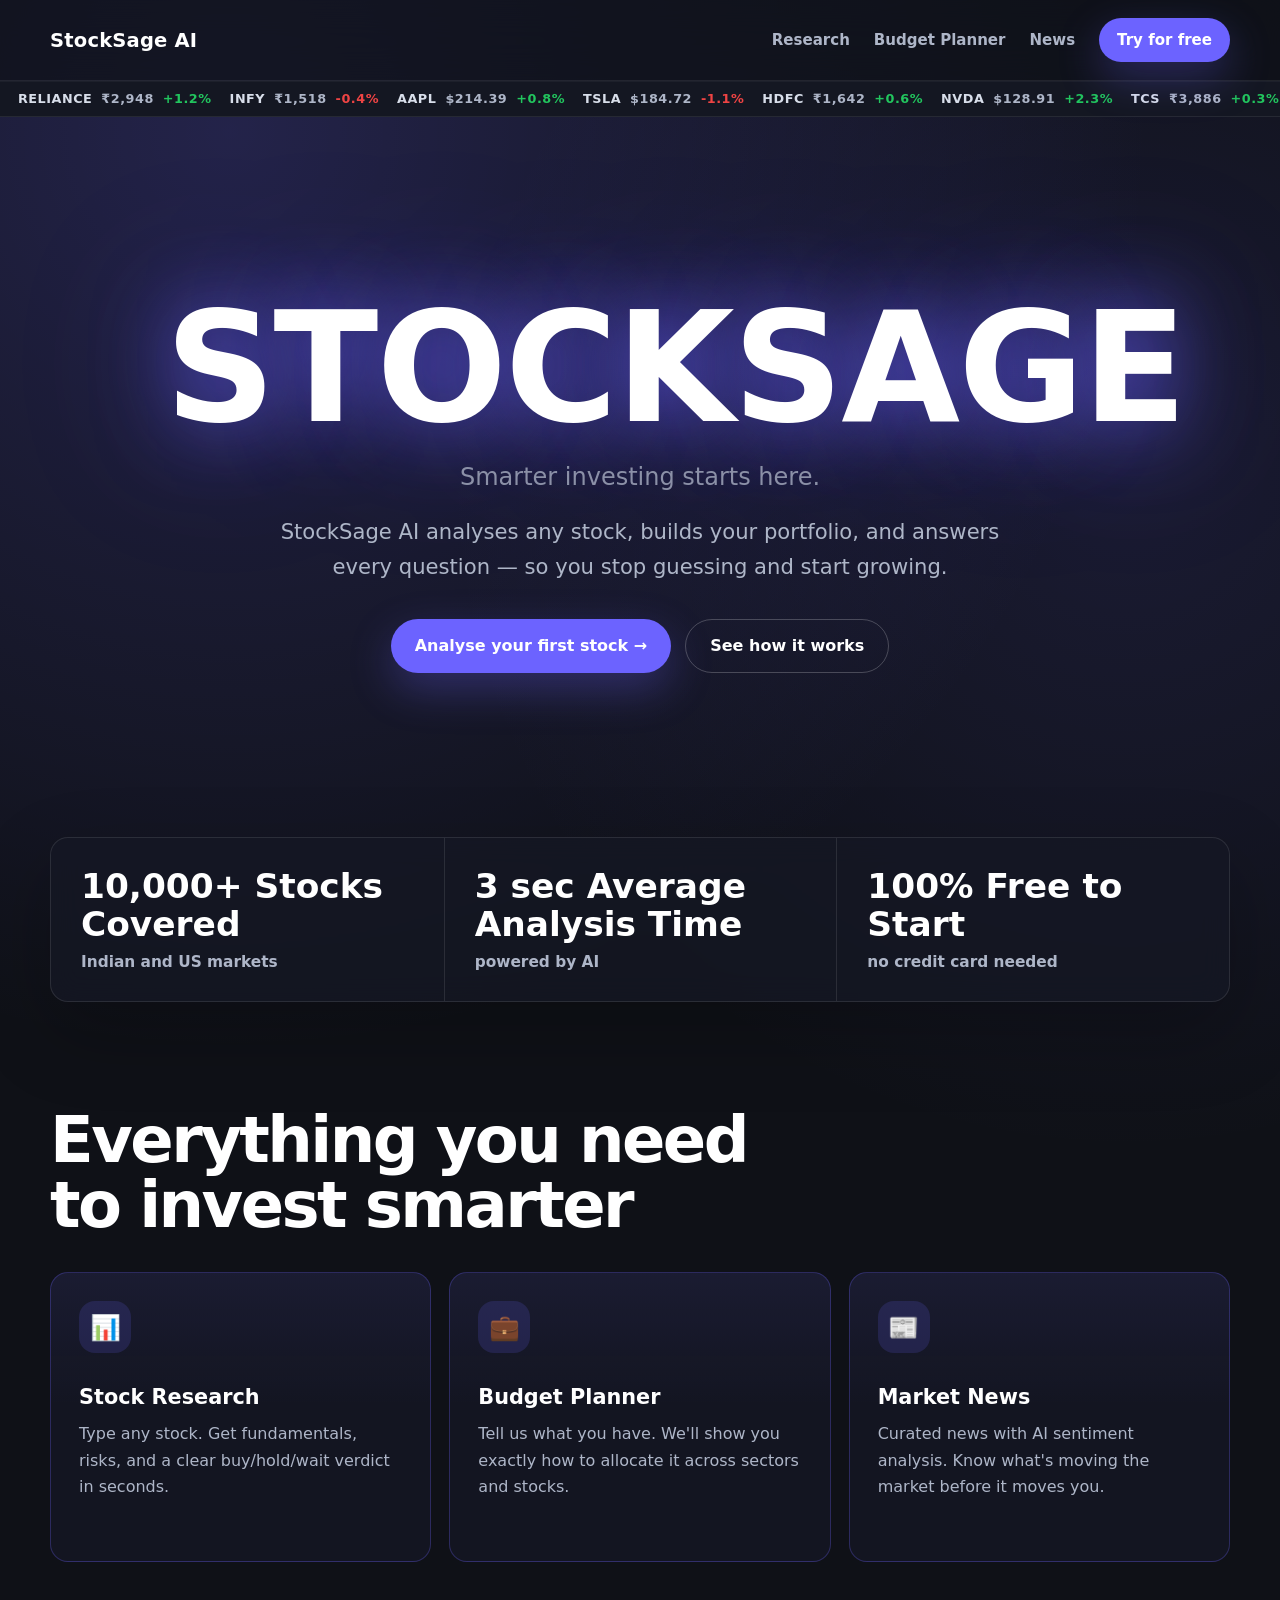
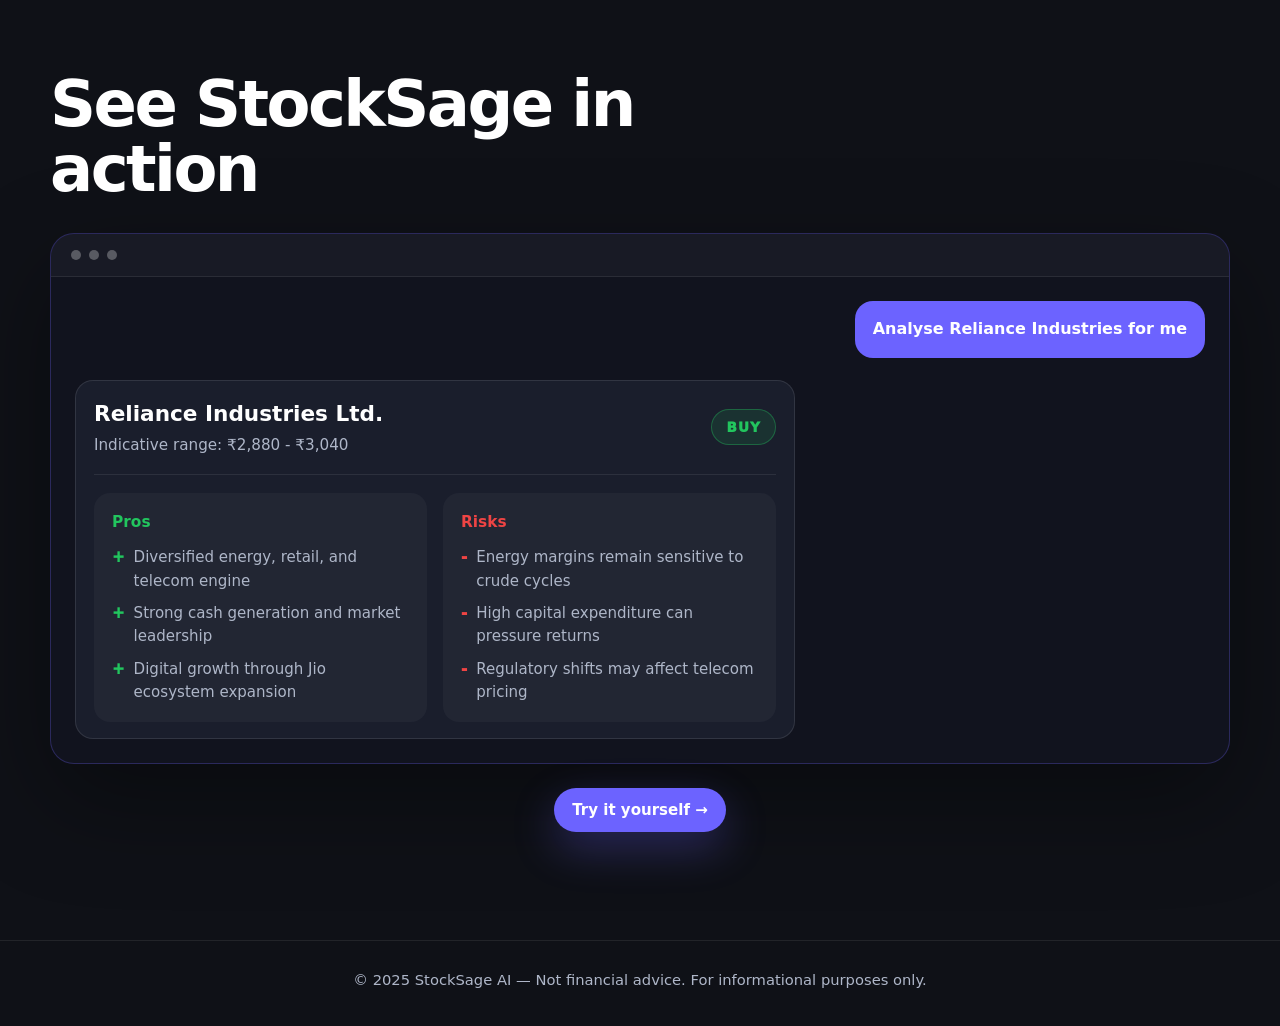
<file: static/index.html>
<!DOCTYPE html>
<html lang="en">
<head>
    <meta charset="UTF-8">
    <meta name="viewport" content="width=device-width, initial-scale=1.0">
    <title>StockSage AI</title>
    <style>
        :root {
            --bg: #0f1117;
            --panel: #151824;
            --panel-strong: #1a1e2c;
            --accent: #6c63ff;
            --accent-soft: rgba(108, 99, 255, 0.16);
            --text: #ffffff;
            --muted: #aeb6c8;
            --line: rgba(255, 255, 255, 0.1);
            --green: #22c55e;
            --red: #ef4444;
        }

        * {
            box-sizing: border-box;
        }

        html {
            scroll-behavior: smooth;
        }

        body {
            margin: 0;
            min-height: 100vh;
            overflow-x: hidden;
            background:
                radial-gradient(circle at 18% 5%, rgba(108, 99, 255, 0.22), transparent 34%),
                radial-gradient(circle at 88% 18%, rgba(108, 99, 255, 0.12), transparent 28%),
                var(--bg);
            color: var(--text);
            font-family: Inter, ui-sans-serif, system-ui, -apple-system, BlinkMacSystemFont, "Segoe UI", sans-serif;
        }

        a {
            color: inherit;
            text-decoration: none;
        }

        .navbar {
            position: sticky;
            top: 0;
            z-index: 20;
            border-bottom: 1px solid rgba(255, 255, 255, 0.08);
            background: rgba(15, 17, 23, 0.72);
            backdrop-filter: blur(18px);
        }

        .nav-inner {
            display: flex;
            align-items: center;
            justify-content: space-between;
            gap: 24px;
            width: min(1180px, calc(100% - 32px));
            margin: 0 auto;
            padding: 18px 0;
        }

        .logo {
            color: var(--text);
            font-size: 1.22rem;
            font-weight: 900;
            letter-spacing: 0.01em;
        }

        .nav-right,
        .nav-links {
            display: flex;
            align-items: center;
            gap: 24px;
        }

        .nav-links a {
            color: var(--muted);
            font-size: 0.94rem;
            font-weight: 700;
            transition: color 180ms ease;
        }

        .nav-links a:hover {
            color: var(--text);
        }

        .nav-cta,
        .primary-cta,
        .demo-cta {
            display: inline-flex;
            align-items: center;
            justify-content: center;
            min-height: 44px;
            padding: 0 18px;
            border-radius: 999px;
            background: var(--accent);
            color: var(--text);
            font-size: 0.94rem;
            font-weight: 850;
            box-shadow: 0 16px 44px rgba(108, 99, 255, 0.3);
            transition: transform 180ms ease, box-shadow 180ms ease, background 180ms ease;
        }

        .nav-cta:hover,
        .primary-cta:hover,
        .demo-cta:hover {
            transform: translateY(-2px);
            background: #7c75ff;
            box-shadow: 0 22px 60px rgba(108, 99, 255, 0.38);
        }

        .ticker-strip {
            overflow: hidden;
            border-bottom: 1px solid rgba(255, 255, 255, 0.08);
            background: #141722;
            box-shadow: inset 0 1px 0 rgba(255, 255, 255, 0.04);
        }

        .ticker-track {
            display: flex;
            width: max-content;
            animation: ticker 34s linear infinite;
        }

        .ticker-group {
            display: flex;
            align-items: center;
            gap: 18px;
            padding: 10px 18px;
            white-space: nowrap;
        }

        .ticker-item {
            display: inline-flex;
            align-items: center;
            gap: 9px;
            color: #d8deea;
            font-size: 0.8rem;
            font-weight: 800;
            letter-spacing: 0.04em;
        }

        .ticker-price {
            color: var(--muted);
            font-weight: 650;
        }

        .up {
            color: var(--green);
        }

        .down {
            color: var(--red);
        }

        @keyframes ticker {
            from {
                transform: translateX(0);
            }
            to {
                transform: translateX(-50%);
            }
        }

        .section {
            width: min(1180px, calc(100% - 32px));
            margin: 0 auto;
        }

        .hero {
            position: relative;
            display: grid;
            min-height: 720px;
            align-items: center;
            justify-items: center;
            padding: 82px 0 72px;
            text-align: center;
        }

        .hero-content {
            position: relative;
            z-index: 1;
            max-width: 950px;
        }

        h1,
        h2,
        h3,
        p {
            margin-top: 0;
        }

        .hero h1 {
            margin-bottom: 0;
            color: var(--text);
            font-size: clamp(80px, 12vw, 160px);
            font-weight: 800;
            letter-spacing: -2px;
            line-height: 1;
            text-shadow: 0 0 80px rgba(108, 99, 255, 0.8), 0 0 160px rgba(108, 99, 255, 0.4), 0 0 240px rgba(108, 99, 255, 0.2);
        }

        .hero-subtitle {
            margin: 16px 0 0;
            color: #8b90a7;
            font-size: clamp(18px, 2vw, 24px);
            font-weight: 400;
            line-height: 1.35;
        }

        .hero-subtext {
            max-width: 720px;
            margin: 22px auto 34px;
            color: var(--muted);
            font-size: clamp(1.06rem, 2.2vw, 1.32rem);
            line-height: 1.65;
        }

        .hero-actions {
            display: flex;
            flex-wrap: wrap;
            gap: 14px;
            justify-content: center;
            margin-bottom: 0;
        }

        .primary-cta,
        .secondary-cta {
            min-height: 54px;
            padding: 0 24px;
            font-size: 1rem;
        }

        .secondary-cta {
            display: inline-flex;
            align-items: center;
            justify-content: center;
            border: 1px solid rgba(255, 255, 255, 0.22);
            border-radius: 999px;
            color: var(--text);
            font-weight: 850;
            transition: border-color 180ms ease, background 180ms ease, transform 180ms ease;
        }

        .secondary-cta:hover {
            transform: translateY(-2px);
            border-color: rgba(108, 99, 255, 0.75);
            background: rgba(108, 99, 255, 0.09);
        }

        .stats-strip {
            display: grid;
            grid-template-columns: repeat(3, 1fr);
            margin-bottom: 106px;
            border: 1px solid rgba(255, 255, 255, 0.1);
            border-radius: 18px;
            background: rgba(21, 24, 36, 0.72);
            backdrop-filter: blur(14px);
            box-shadow: 0 30px 80px rgba(0, 0, 0, 0.24);
        }

        .stat {
            padding: 30px;
        }

        .stat + .stat {
            border-left: 1px solid var(--line);
        }

        .stat strong {
            display: block;
            margin-bottom: 8px;
            font-size: clamp(1.4rem, 3vw, 2.15rem);
            line-height: 1.1;
        }

        .stat span {
            color: var(--muted);
            font-size: 0.96rem;
            font-weight: 650;
        }

        .value-props {
            padding-bottom: 110px;
        }

        .section-heading {
            max-width: 760px;
            margin-bottom: 34px;
            font-size: clamp(2rem, 5vw, 4rem);
            line-height: 1.02;
            letter-spacing: -0.04em;
        }

        .cards {
            display: grid;
            grid-template-columns: repeat(3, 1fr);
            gap: 18px;
        }

        .card {
            min-height: 290px;
            padding: 28px;
            border: 1px solid rgba(108, 99, 255, 0.28);
            border-radius: 18px;
            background:
                linear-gradient(180deg, rgba(108, 99, 255, 0.08), transparent 46%),
                rgba(21, 24, 36, 0.78);
            transition: transform 180ms ease, border-color 180ms ease, box-shadow 180ms ease;
        }

        .card:hover {
            transform: translateY(-8px);
            border-color: rgba(108, 99, 255, 0.62);
            box-shadow: 0 24px 70px rgba(0, 0, 0, 0.28);
        }

        .card-icon {
            display: inline-flex;
            align-items: center;
            justify-content: center;
            width: 52px;
            height: 52px;
            margin-bottom: 32px;
            border-radius: 16px;
            background: var(--accent-soft);
            font-size: 1.55rem;
        }

        .card h3 {
            margin-bottom: 12px;
            font-size: 1.3rem;
        }

        .card p {
            margin-bottom: 0;
            color: var(--muted);
            line-height: 1.65;
        }

        .demo {
            padding-bottom: 108px;
        }

        .demo-header {
            display: flex;
            align-items: end;
            justify-content: space-between;
            gap: 24px;
            margin-bottom: 30px;
        }

        .demo-header .section-heading {
            margin-bottom: 0;
        }

        .chat-window {
            overflow: hidden;
            border: 1px solid rgba(108, 99, 255, 0.28);
            border-radius: 24px;
            background: rgba(18, 21, 32, 0.9);
            box-shadow: 0 36px 100px rgba(0, 0, 0, 0.36);
        }

        .chat-topbar {
            display: flex;
            align-items: center;
            gap: 8px;
            padding: 16px 20px;
            border-bottom: 1px solid rgba(255, 255, 255, 0.08);
            background: rgba(255, 255, 255, 0.03);
        }

        .dot {
            width: 10px;
            height: 10px;
            border-radius: 50%;
            background: rgba(255, 255, 255, 0.28);
        }

        .chat-body {
            display: grid;
            gap: 22px;
            padding: 24px;
        }

        .message {
            max-width: 78%;
            padding: 16px 18px;
            border-radius: 18px;
            line-height: 1.55;
        }

        .user-message {
            justify-self: end;
            background: var(--accent);
            font-weight: 750;
        }

        .ai-message {
            justify-self: start;
            width: min(720px, 100%);
            max-width: 100%;
            border: 1px solid rgba(255, 255, 255, 0.1);
            background: var(--panel-strong);
        }

        .stock-card {
            display: grid;
            gap: 18px;
        }

        .stock-card-header {
            display: flex;
            align-items: center;
            justify-content: space-between;
            gap: 16px;
            padding-bottom: 16px;
            border-bottom: 1px solid rgba(255, 255, 255, 0.08);
        }

        .stock-card h3 {
            margin-bottom: 4px;
            font-size: 1.35rem;
        }

        .price-range {
            margin: 0;
            color: var(--muted);
            font-size: 0.95rem;
        }

        .verdict {
            display: inline-flex;
            align-items: center;
            min-height: 36px;
            padding: 0 14px;
            border: 1px solid rgba(34, 197, 94, 0.36);
            border-radius: 999px;
            background: rgba(34, 197, 94, 0.12);
            color: var(--green);
            font-size: 0.85rem;
            font-weight: 950;
            letter-spacing: 0.08em;
        }

        .analysis-grid {
            display: grid;
            grid-template-columns: repeat(2, 1fr);
            gap: 16px;
        }

        .analysis-box {
            padding: 18px;
            border-radius: 16px;
            background: rgba(255, 255, 255, 0.035);
        }

        .analysis-box h4 {
            margin: 0 0 12px;
            font-size: 0.96rem;
        }

        .analysis-box ul {
            display: grid;
            gap: 9px;
            margin: 0;
            padding: 0;
            list-style: none;
            color: var(--muted);
            font-size: 0.94rem;
        }

        .analysis-box li {
            display: flex;
            gap: 9px;
        }

        .positive li::before {
            color: var(--green);
            content: "+";
            font-weight: 950;
        }

        .negative li::before {
            color: var(--red);
            content: "-";
            font-weight: 950;
        }

        .demo-footer {
            margin-top: 24px;
            text-align: center;
        }

        .footer {
            padding: 30px 16px 38px;
            border-top: 1px solid rgba(255, 255, 255, 0.08);
            color: var(--muted);
            text-align: center;
            font-size: 0.92rem;
        }

        @media (max-width: 880px) {
            .nav-inner,
            .nav-right,
            .nav-links {
                align-items: flex-start;
            }

            .nav-inner {
                flex-direction: column;
            }

            .nav-right {
                width: 100%;
                justify-content: space-between;
            }

            .nav-links {
                flex-wrap: wrap;
                gap: 16px;
            }

            .hero {
                min-height: auto;
                padding-top: 66px;
            }

            .stats-strip,
            .cards,
            .analysis-grid {
                grid-template-columns: 1fr;
            }

            .stat + .stat {
                border-top: 1px solid var(--line);
                border-left: 0;
            }

            .demo-header {
                align-items: flex-start;
                flex-direction: column;
            }
        }

        @media (max-width: 560px) {
            .nav-right {
                gap: 18px;
            }

            .nav-cta {
                width: 100%;
            }

            .primary-cta,
            .secondary-cta {
                width: 100%;
            }

            .message {
                max-width: 100%;
            }

            .stock-card-header {
                align-items: flex-start;
                flex-direction: column;
            }
        }
    </style>
</head>
<body>
    <header class="navbar">
        <div class="nav-inner">
            <a class="logo" href="/">StockSage AI</a>
            <div class="nav-right">
                <nav class="nav-links" aria-label="Primary navigation">
                    <a href="/register">Research</a>
                    <a href="/budget">Budget Planner</a>
                    <a href="/news">News</a>
                </nav>
                <a class="nav-cta" href="/register">Try for free</a>
            </div>
        </div>
    </header>

    <section class="ticker-strip" aria-label="Market ticker">
        <div class="ticker-track">
            <div class="ticker-group">
                <span class="ticker-item">RELIANCE <span class="ticker-price">₹2,948</span> <span class="up">+1.2%</span></span>
                <span class="ticker-item">INFY <span class="ticker-price">₹1,518</span> <span class="down">-0.4%</span></span>
                <span class="ticker-item">AAPL <span class="ticker-price">$214.39</span> <span class="up">+0.8%</span></span>
                <span class="ticker-item">TSLA <span class="ticker-price">$184.72</span> <span class="down">-1.1%</span></span>
                <span class="ticker-item">HDFC <span class="ticker-price">₹1,642</span> <span class="up">+0.6%</span></span>
                <span class="ticker-item">NVDA <span class="ticker-price">$128.91</span> <span class="up">+2.3%</span></span>
                <span class="ticker-item">TCS <span class="ticker-price">₹3,886</span> <span class="up">+0.3%</span></span>
                <span class="ticker-item">MSFT <span class="ticker-price">$441.18</span> <span class="up">+0.5%</span></span>
                <span class="ticker-item">TATAMOTORS <span class="ticker-price">₹961</span> <span class="down">-0.7%</span></span>
                <span class="ticker-item">GOOGL <span class="ticker-price">$176.84</span> <span class="up">+1.4%</span></span>
            </div>
            <div class="ticker-group" aria-hidden="true">
                <span class="ticker-item">RELIANCE <span class="ticker-price">₹2,948</span> <span class="up">+1.2%</span></span>
                <span class="ticker-item">INFY <span class="ticker-price">₹1,518</span> <span class="down">-0.4%</span></span>
                <span class="ticker-item">AAPL <span class="ticker-price">$214.39</span> <span class="up">+0.8%</span></span>
                <span class="ticker-item">TSLA <span class="ticker-price">$184.72</span> <span class="down">-1.1%</span></span>
                <span class="ticker-item">HDFC <span class="ticker-price">₹1,642</span> <span class="up">+0.6%</span></span>
                <span class="ticker-item">NVDA <span class="ticker-price">$128.91</span> <span class="up">+2.3%</span></span>
                <span class="ticker-item">TCS <span class="ticker-price">₹3,886</span> <span class="up">+0.3%</span></span>
                <span class="ticker-item">MSFT <span class="ticker-price">$441.18</span> <span class="up">+0.5%</span></span>
                <span class="ticker-item">TATAMOTORS <span class="ticker-price">₹961</span> <span class="down">-0.7%</span></span>
                <span class="ticker-item">GOOGL <span class="ticker-price">$176.84</span> <span class="up">+1.4%</span></span>
            </div>
        </div>
    </section>

    <main>
        <section class="section hero">
            <div class="hero-content">
                <h1>STOCKSAGE</h1>
                <p class="hero-subtitle">Smarter investing starts here.</p>
                <p class="hero-subtext">StockSage AI analyses any stock, builds your portfolio, and answers every question — so you stop guessing and start growing.</p>
                <div class="hero-actions">
                    <a class="primary-cta" href="/register">Analyse your first stock →</a>
                    <a class="secondary-cta" href="/register">See how it works</a>
                </div>
            </div>
        </section>

        <section class="section stats-strip" aria-label="StockSage AI statistics">
            <div class="stat">
                <strong>10,000+ Stocks Covered</strong>
                <span>Indian and US markets</span>
            </div>
            <div class="stat">
                <strong>3 sec Average Analysis Time</strong>
                <span>powered by AI</span>
            </div>
            <div class="stat">
                <strong>100% Free to Start</strong>
                <span>no credit card needed</span>
            </div>
        </section>

        <section class="section value-props">
            <h2 class="section-heading">Everything you need to invest smarter</h2>
            <div class="cards">
                <article class="card">
                    <div class="card-icon" aria-hidden="true">📊</div>
                    <h3>Stock Research</h3>
                    <p>Type any stock. Get fundamentals, risks, and a clear buy/hold/wait verdict in seconds.</p>
                </article>
                <article class="card">
                    <div class="card-icon" aria-hidden="true">💼</div>
                    <h3>Budget Planner</h3>
                    <p>Tell us what you have. We'll show you exactly how to allocate it across sectors and stocks.</p>
                </article>
                <article class="card">
                    <div class="card-icon" aria-hidden="true">📰</div>
                    <h3>Market News</h3>
                    <p>Curated news with AI sentiment analysis. Know what's moving the market before it moves you.</p>
                </article>
            </div>
        </section>

        <section class="section demo" id="demo">
            <div class="demo-header">
                <h2 class="section-heading">See StockSage in action</h2>
            </div>
            <div class="chat-window" aria-label="StockSage AI chat demo">
                <div class="chat-topbar" aria-hidden="true">
                    <span class="dot"></span>
                    <span class="dot"></span>
                    <span class="dot"></span>
                </div>
                <div class="chat-body">
                    <div class="message user-message">Analyse Reliance Industries for me</div>
                    <div class="message ai-message">
                        <div class="stock-card">
                            <div class="stock-card-header">
                                <div>
                                    <h3>Reliance Industries Ltd.</h3>
                                    <p class="price-range">Indicative range: ₹2,880 - ₹3,040</p>
                                </div>
                                <span class="verdict">BUY</span>
                            </div>
                            <div class="analysis-grid">
                                <div class="analysis-box positive">
                                    <h4 class="up">Pros</h4>
                                    <ul>
                                        <li>Diversified energy, retail, and telecom engine</li>
                                        <li>Strong cash generation and market leadership</li>
                                        <li>Digital growth through Jio ecosystem expansion</li>
                                    </ul>
                                </div>
                                <div class="analysis-box negative">
                                    <h4 class="down">Risks</h4>
                                    <ul>
                                        <li>Energy margins remain sensitive to crude cycles</li>
                                        <li>High capital expenditure can pressure returns</li>
                                        <li>Regulatory shifts may affect telecom pricing</li>
                                    </ul>
                                </div>
                            </div>
                        </div>
                    </div>
                </div>
            </div>
            <div class="demo-footer">
                <a class="demo-cta" href="/register">Try it yourself →</a>
            </div>
        </section>
    </main>

    <footer class="footer">© 2025 StockSage AI — Not financial advice. For informational purposes only.</footer>
</body>
</html>
</file>
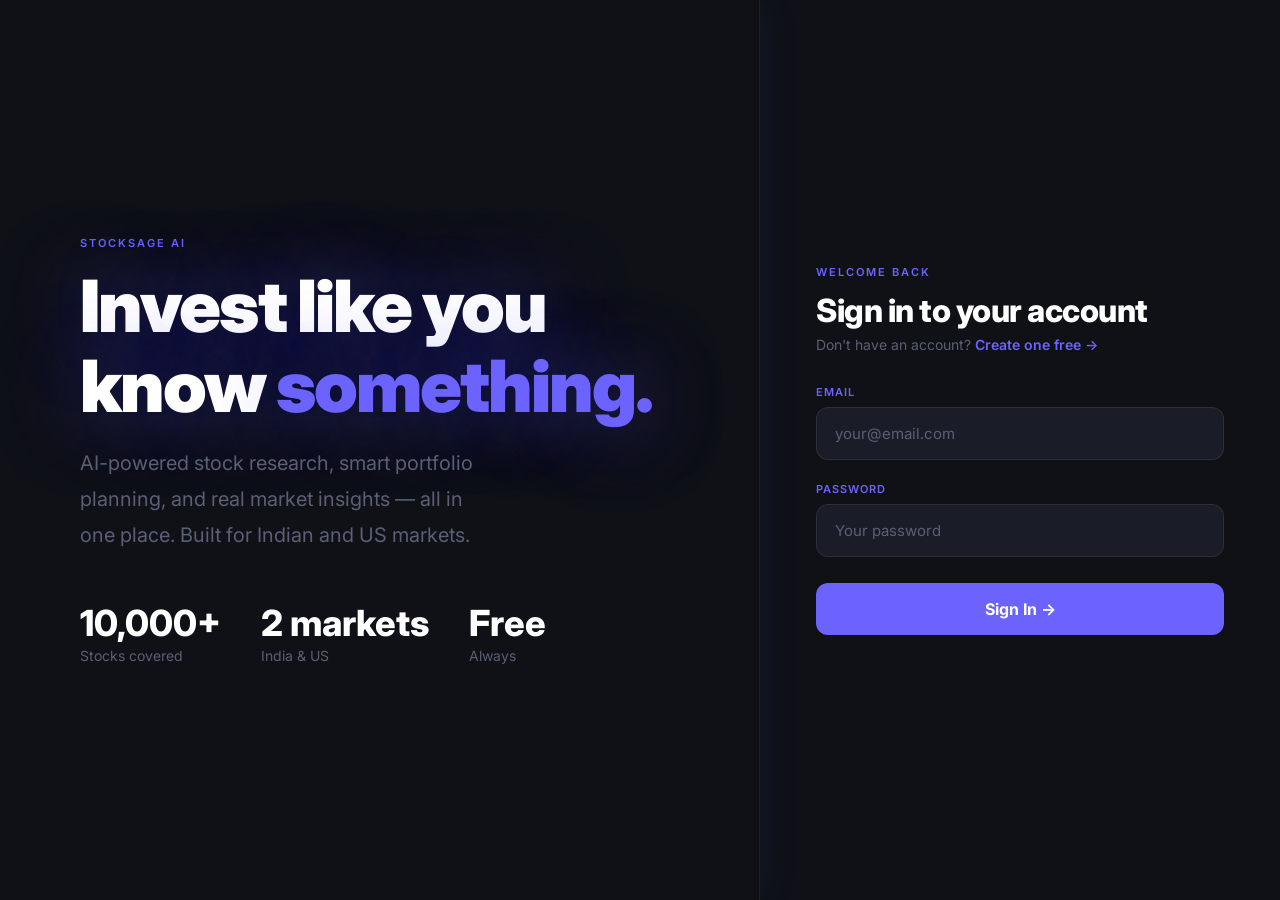
<file: static/login.html>
<!DOCTYPE html>
<html lang="en">
<head>
<meta charset="UTF-8">
<meta name="viewport" content="width=device-width, initial-scale=1.0">
<title>StockSage AI — Login</title>
<link href="https://fonts.googleapis.com/css2?family=Inter:wght@400;500;600;700;800;900&display=swap" rel="stylesheet">
<style>
*{margin:0;padding:0;box-sizing:border-box}
body{background:#0f1117;color:#f0f2ff;font-family:'Inter',system-ui,sans-serif;min-height:100vh;display:flex;}
.left{flex:1;display:flex;flex-direction:column;justify-content:center;padding:80px 80px;border-right:1px solid rgba(108,99,255,0.15);box-shadow:1px 0 40px rgba(108,99,255,0.08)}
.right{width:520px;display:flex;flex-direction:column;justify-content:center;padding:80px 56px}
.eyebrow{font-size:11px;font-weight:600;color:#6c63ff;letter-spacing:2px;text-transform:uppercase;margin-bottom:16px}
.big-heading{font-size:72px;font-weight:900;color:white;letter-spacing:-2px;line-height:1.1;margin-bottom:20px;text-shadow:0 0 80px rgba(108,99,255,0.5),0 0 160px rgba(108,99,255,0.2)}
.big-heading span{color:#6c63ff}
.left-sub{font-size:20px;color:#5a5f75;line-height:1.8;max-width:420px;margin-bottom:40px}
.stats{display:flex;gap:40px;margin-top:8px}
.stat-num{font-size:36px;font-weight:800;color:white}
.stat-label{font-size:14px;color:#5a5f75;margin-top:2px}
.form-eyebrow{font-size:11px;font-weight:600;color:#6c63ff;letter-spacing:2px;text-transform:uppercase;margin-bottom:12px}
.form-title{font-size:32px;font-weight:800;color:white;letter-spacing:-0.5px;margin-bottom:6px}
.form-sub{font-size:14px;color:#5a5f75;margin-bottom:32px}
.fg{margin-bottom:22px}
.fg label{display:block;font-size:11px;font-weight:600;color:#6c63ff;letter-spacing:1px;text-transform:uppercase;margin-bottom:8px}
.fg input{width:100%;background:#1a1d27;color:white;border:1px solid rgba(255,255,255,0.08);border-radius:12px;padding:16px 18px;font-size:15px;outline:none;font-family:'Inter',sans-serif;transition:border .2s}
.fg input:focus{border-color:#6c63ff;box-shadow:0 0 0 3px rgba(108,99,255,0.1)}
.fg input::placeholder{color:#5a5f75}
.btn{width:100%;background:#6c63ff;color:white;border:none;border-radius:12px;padding:16px;font-size:16px;font-weight:700;cursor:pointer;font-family:'Inter',sans-serif;transition:opacity .15s;margin-top:4px}
.btn:hover{opacity:.85}
.btn:disabled{opacity:.5;cursor:not-allowed}
.error{background:rgba(239,68,68,0.08);border:1px solid rgba(239,68,68,0.2);color:#ef4444;font-size:13px;padding:12px 16px;border-radius:10px;margin-bottom:20px;display:none}
.switch{text-align:center;font-size:14px;color:#5a5f75;margin-top:24px}
.switch a{color:#6c63ff;text-decoration:none;font-weight:600}
</style>
</head>
<body>
<div class="left">
  <div class="eyebrow">STOCKSAGE AI</div>
  <div class="big-heading">Invest like you<br>know <span>something.</span></div>
  <div class="left-sub">AI-powered stock research, smart portfolio planning, and real market insights — all in one place. Built for Indian and US markets.</div>
  <div class="stats">
    <div><div class="stat-num">10,000+</div><div class="stat-label">Stocks covered</div></div>
    <div><div class="stat-num">2 markets</div><div class="stat-label">India & US</div></div>
    <div><div class="stat-num">Free</div><div class="stat-label">Always</div></div>
  </div>
</div>
<div class="right">
  <div class="form-eyebrow">WELCOME BACK</div>
  <div class="form-title">Sign in to your account</div>
  <div class="form-sub">Don't have an account? <a href="/register" style="color:#6c63ff;text-decoration:none;font-weight:600">Create one free →</a></div>
  <div class="error" id="error"></div>
  <div class="fg">
    <label>Email</label>
    <input type="email" id="email" placeholder="your@email.com" />
  </div>
  <div class="fg">
    <label>Password</label>
    <input type="password" id="password" placeholder="Your password" onkeydown="if(event.key==='Enter')login()" />
  </div>
  <button class="btn" id="btn" onclick="login()">Sign In →</button>
</div>
<script>
async function login(){
  const email=document.getElementById('email').value.trim();
  const password=document.getElementById('password').value;
  const error=document.getElementById('error');
  const btn=document.getElementById('btn');
  if(!email||!password){error.textContent='Please fill in all fields.';error.style.display='block';return;}
  btn.disabled=true;btn.textContent='Signing in...';error.style.display='none';
  try{
    const res=await fetch('/api/auth/login',{method:'POST',headers:{'Content-Type':'application/json'},body:JSON.stringify({email,password})});
    const data=await res.json();
    if(!res.ok){error.textContent=data.detail||'Invalid email or password.';error.style.display='block';btn.disabled=false;btn.textContent='Sign In →';return;}
    window.location.href='/chat';
  }catch(e){error.textContent='Something went wrong. Please try again.';error.style.display='block';btn.disabled=false;btn.textContent='Sign In →';}
}
</script>
</body>
</html>
</file>
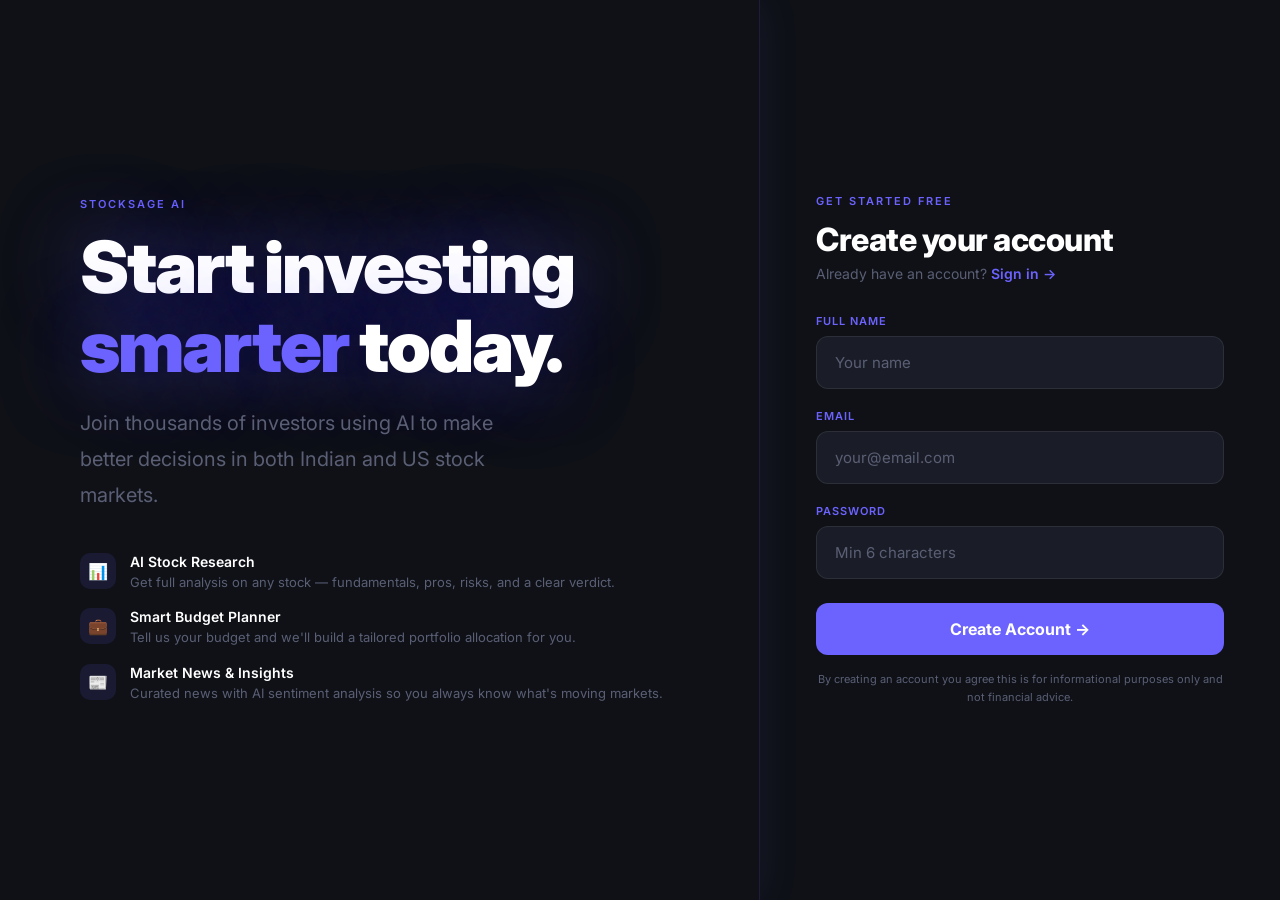
<file: static/register.html>
<!DOCTYPE html>
<html lang="en">
<head>
<meta charset="UTF-8">
<meta name="viewport" content="width=device-width, initial-scale=1.0">
<title>StockSage AI — Create Account</title>
<link href="https://fonts.googleapis.com/css2?family=Inter:wght@400;500;600;700;800;900&display=swap" rel="stylesheet">
<style>
*{margin:0;padding:0;box-sizing:border-box}
body{background:#0f1117;color:#f0f2ff;font-family:'Inter',system-ui,sans-serif;min-height:100vh;display:flex;}
.left{flex:1;display:flex;flex-direction:column;justify-content:center;padding:80px 80px;border-right:1px solid rgba(108,99,255,0.15);box-shadow:1px 0 40px rgba(108,99,255,0.08)}
.right{width:520px;display:flex;flex-direction:column;justify-content:center;padding:80px 56px}
.eyebrow{font-size:11px;font-weight:600;color:#6c63ff;letter-spacing:2px;text-transform:uppercase;margin-bottom:16px}
.big-heading{font-size:72px;font-weight:900;color:white;letter-spacing:-2px;line-height:1.1;margin-bottom:20px;text-shadow:0 0 80px rgba(108,99,255,0.5),0 0 160px rgba(108,99,255,0.2)}
.big-heading span{color:#6c63ff}
.left-sub{font-size:20px;color:#5a5f75;line-height:1.8;max-width:420px;margin-bottom:40px}
.features{display:flex;flex-direction:column;gap:16px}
.feature{display:flex;align-items:flex-start;gap:14px}
.feature-icon{width:36px;height:36px;border-radius:10px;background:rgba(108,99,255,0.12);display:flex;align-items:center;justify-content:center;font-size:16px;flex-shrink:0}
.feature-title{font-size:14px;font-weight:600;color:white;margin-bottom:3px}
.feature-desc{font-size:13px;color:#5a5f75;line-height:1.5}
.form-eyebrow{font-size:11px;font-weight:600;color:#6c63ff;letter-spacing:2px;text-transform:uppercase;margin-bottom:12px}
.form-title{font-size:32px;font-weight:800;color:white;letter-spacing:-0.5px;margin-bottom:6px}
.form-sub{font-size:14px;color:#5a5f75;margin-bottom:32px}
.fg{margin-bottom:20px}
.fg label{display:block;font-size:11px;font-weight:600;color:#6c63ff;letter-spacing:1px;text-transform:uppercase;margin-bottom:8px}
.fg input{width:100%;background:#1a1d27;color:white;border:1px solid rgba(255,255,255,0.08);border-radius:12px;padding:16px 18px;font-size:15px;outline:none;font-family:'Inter',sans-serif;transition:border .2s}
.fg input:focus{border-color:#6c63ff;box-shadow:0 0 0 3px rgba(108,99,255,0.1)}
.fg input::placeholder{color:#5a5f75}
.btn{width:100%;background:#6c63ff;color:white;border:none;border-radius:12px;padding:16px;font-size:16px;font-weight:700;cursor:pointer;font-family:'Inter',sans-serif;transition:opacity .15s;margin-top:4px}
.btn:hover{opacity:.85}
.btn:disabled{opacity:.5;cursor:not-allowed}
.error{background:rgba(239,68,68,0.08);border:1px solid rgba(239,68,68,0.2);color:#ef4444;font-size:13px;padding:12px 16px;border-radius:10px;margin-bottom:20px;display:none}
.disclaimer{font-size:11px;color:#5a5f75;text-align:center;margin-top:16px;line-height:1.6}
</style>
</head>
<body>
<div class="left">
  <div class="eyebrow">STOCKSAGE AI</div>
  <div class="big-heading">Start investing<br><span>smarter</span> today.</div>
  <div class="left-sub">Join thousands of investors using AI to make better decisions in both Indian and US stock markets.</div>
  <div class="features">
    <div class="feature">
      <div class="feature-icon">📊</div>
      <div><div class="feature-title">AI Stock Research</div><div class="feature-desc">Get full analysis on any stock — fundamentals, pros, risks, and a clear verdict.</div></div>
    </div>
    <div class="feature">
      <div class="feature-icon">💼</div>
      <div><div class="feature-title">Smart Budget Planner</div><div class="feature-desc">Tell us your budget and we'll build a tailored portfolio allocation for you.</div></div>
    </div>
    <div class="feature">
      <div class="feature-icon">📰</div>
      <div><div class="feature-title">Market News & Insights</div><div class="feature-desc">Curated news with AI sentiment analysis so you always know what's moving markets.</div></div>
    </div>
  </div>
</div>
<div class="right">
  <div class="form-eyebrow">GET STARTED FREE</div>
  <div class="form-title">Create your account</div>
  <div class="form-sub">Already have an account? <a href="/login" style="color:#6c63ff;text-decoration:none;font-weight:600">Sign in →</a></div>
  <div class="error" id="error"></div>
  <div class="fg">
    <label>Full Name</label>
    <input type="text" id="name" placeholder="Your name" />
  </div>
  <div class="fg">
    <label>Email</label>
    <input type="email" id="email" placeholder="your@email.com" />
  </div>
  <div class="fg">
    <label>Password</label>
    <input type="password" id="password" placeholder="Min 6 characters" onkeydown="if(event.key==='Enter')register()" />
  </div>
  <button class="btn" id="btn" onclick="register()">Create Account →</button>
  <div class="disclaimer">By creating an account you agree this is for informational purposes only and not financial advice.</div>
</div>
<script>
async function register(){
  const name=document.getElementById('name').value.trim();
  const email=document.getElementById('email').value.trim();
  const password=document.getElementById('password').value;
  const error=document.getElementById('error');
  const btn=document.getElementById('btn');
  if(!name||!email||!password){error.textContent='Please fill in all fields.';error.style.display='block';return;}
  if(password.length<6){error.textContent='Password must be at least 6 characters.';error.style.display='block';return;}
  btn.disabled=true;btn.textContent='Creating account...';error.style.display='none';
  try{
    const res=await fetch('/api/auth/register',{method:'POST',headers:{'Content-Type':'application/json'},body:JSON.stringify({name,email,password})});
    const data=await res.json();
    if(!res.ok){error.textContent=data.detail||'Something went wrong.';error.style.display='block';btn.disabled=false;btn.textContent='Create Account →';return;}
    window.location.href='/chat';
  }catch(e){error.textContent='Something went wrong. Please try again.';error.style.display='block';btn.disabled=false;btn.textContent='Create Account →';}
}
</script>
</body>
</html>
</file>
